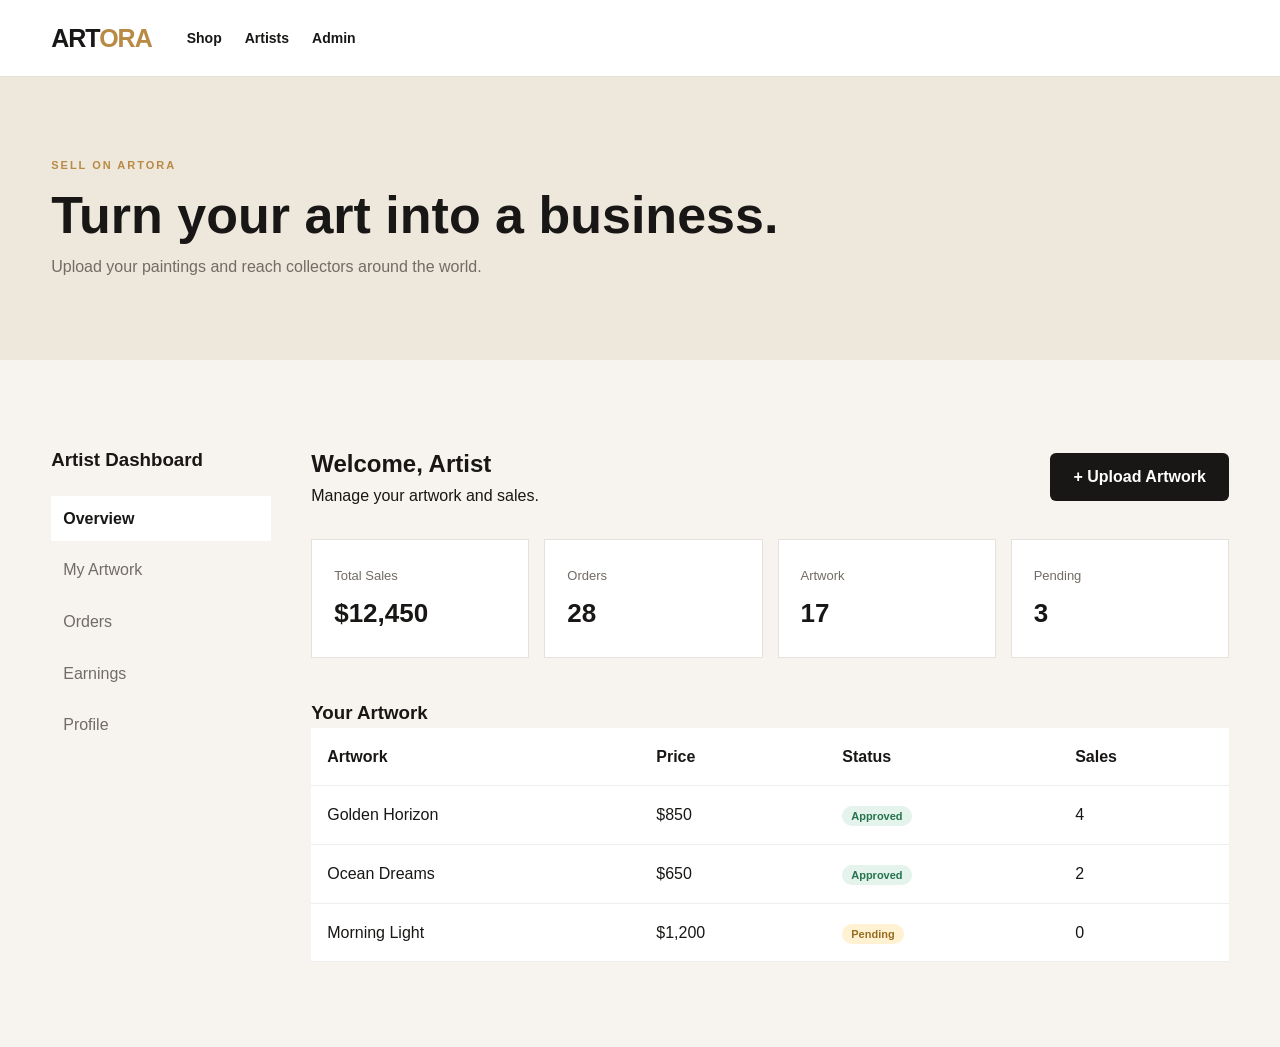
<file: ARTORA/artist.html>
<!doctype html>
<html lang="en">
  <head>
    <meta charset="UTF-8" />

    <meta name="viewport" content="width=device-width, initial-scale=1.0" />

    <title>Sell Your Art | ARTORA</title>

    <link rel="stylesheet" href="css/style.css" />
  </head>

  <body>
    <header class="header">
      <div class="container nav">
        <a href="index.html" class="logo"> ART<span>ORA</span> </a>

        <nav class="nav-links">
          <a href="shop.html"> Shop </a>

          <a href="index.html#artists"> Artists </a>

          <a href="admin.html"> Admin </a>
        </nav>
      </div>
    </header>

    <main>
      <section class="page-header">
        <div class="container">
          <span class="eyebrow"> SELL ON ARTORA </span>

          <h1>Turn your art into a business.</h1>

          <p>Upload your paintings and reach collectors around the world.</p>
        </div>
      </section>

      <section class="section">
        <div class="container dashboard-layout">
          <aside class="dashboard-sidebar">
            <h3>Artist Dashboard</h3>

            <a class="active"> Overview </a>

            <a> My Artwork </a>

            <a> Orders </a>

            <a> Earnings </a>

            <a> Profile </a>
          </aside>

          <div class="dashboard-content">
            <div class="dashboard-header">
              <div>
                <h2>Welcome, Artist</h2>

                <p class="muted">Manage your artwork and sales.</p>
              </div>

              <button class="btn btn-dark" onclick="openUpload()">
                + Upload Artwork
              </button>
            </div>

            <div class="stats-grid">
              <div class="stat-card">
                <span>Total Sales</span>

                <strong> $12,450 </strong>
              </div>

              <div class="stat-card">
                <span>Orders</span>

                <strong> 28 </strong>
              </div>

              <div class="stat-card">
                <span>Artwork</span>

                <strong> 17 </strong>
              </div>

              <div class="stat-card">
                <span>Pending</span>

                <strong> 3 </strong>
              </div>
            </div>

            <h3>Your Artwork</h3>

            <div class="table-wrapper">
              <table>
                <thead>
                  <tr>
                    <th>Artwork</th>

                    <th>Price</th>

                    <th>Status</th>

                    <th>Sales</th>
                  </tr>
                </thead>

                <tbody>
                  <tr>
                    <td>Golden Horizon</td>

                    <td>$850</td>

                    <td>
                      <span class="status approved"> Approved </span>
                    </td>

                    <td>4</td>
                  </tr>

                  <tr>
                    <td>Ocean Dreams</td>

                    <td>$650</td>

                    <td>
                      <span class="status approved"> Approved </span>
                    </td>

                    <td>2</td>
                  </tr>

                  <tr>
                    <td>Morning Light</td>

                    <td>$1,200</td>

                    <td>
                      <span class="status pending"> Pending </span>
                    </td>

                    <td>0</td>
                  </tr>
                </tbody>
              </table>
            </div>
          </div>
        </div>
      </section>
    </main>

    <!-- UPLOAD MODAL -->

    <div id="uploadModal" class="modal">
      <div class="modal-content large">
        <button class="modal-close" onclick="closeUpload()">×</button>

        <h2>Upload Artwork</h2>

        <form onsubmit="submitArtwork(event)">
          <label> Artwork Title </label>

          <input id="artTitle" required placeholder="e.g. Golden Horizon" />

          <label> Price </label>

          <input id="artPrice" type="number" required placeholder="850" />

          <label> Category </label>

          <select id="artCategory">
            <option>Abstract</option>

            <option>Portrait</option>

            <option>Landscape</option>

            <option>Modern</option>
          </select>

          <label> Medium </label>

          <input id="artMedium" placeholder="Oil on canvas" />

          <label> Description </label>

          <textarea
            id="artDescription"
            rows="5"
            placeholder="Tell collectors about your artwork..."></textarea>

          <label> Artwork Image </label>

          <input id="artImage" type="file" accept="image/*" required />

          <button class="btn btn-dark full">Submit Artwork</button>
        </form>
      </div>
    </div>

    <script src="js/app.js"></script>
  </body>
</html>
</file>
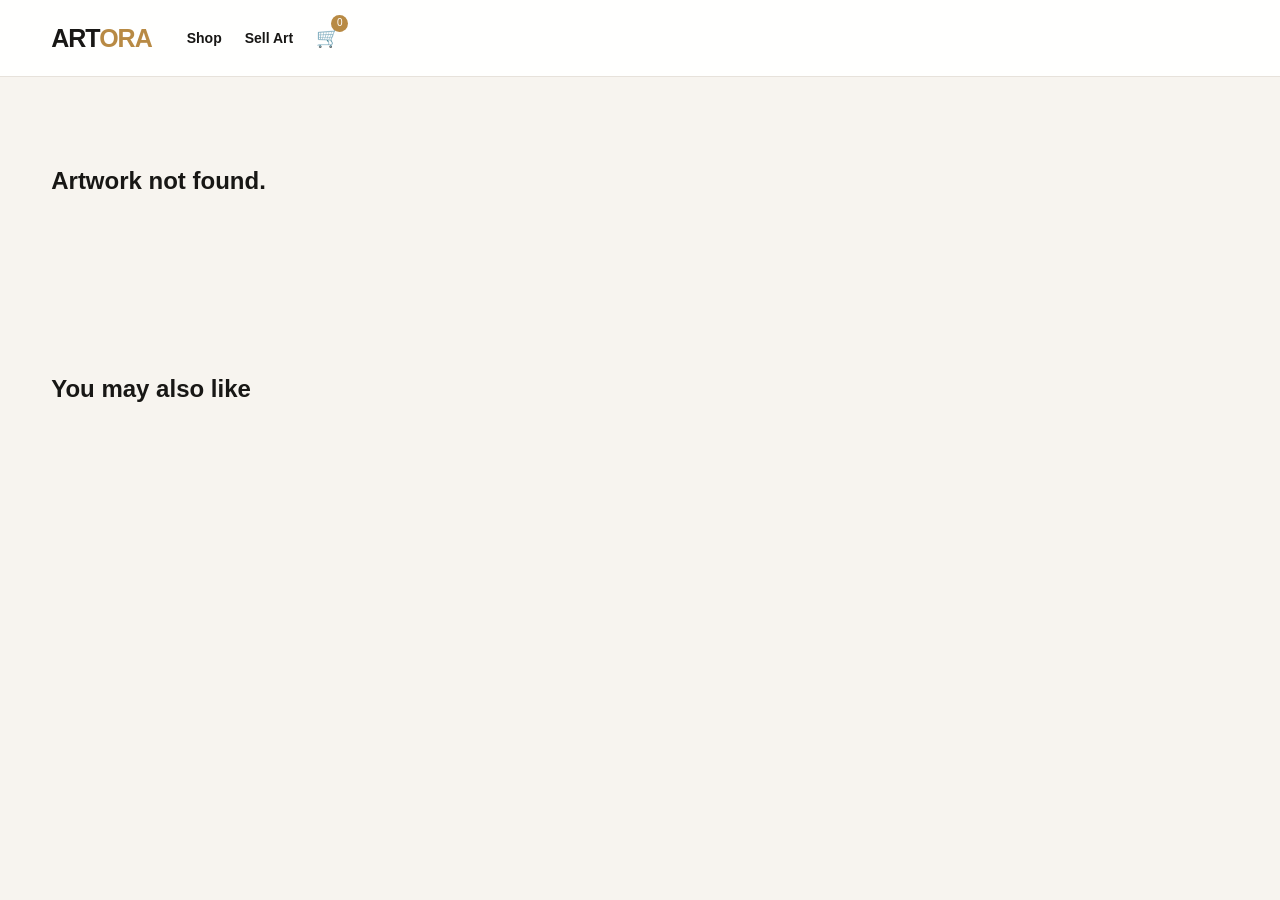
<file: ARTORA/artwork.html>
<!doctype html>
<html lang="en">
  <head>
    <meta charset="UTF-8" />

    <meta name="viewport" content="width=device-width, initial-scale=1.0" />

    <title>Artwork | ARTORA</title>

    <link rel="stylesheet" href="css/style.css" />
  </head>

  <body>
    <header class="header">
      <div class="container nav">
        <a href="index.html" class="logo"> ART<span>ORA</span> </a>

        <nav class="nav-links">
          <a href="shop.html"> Shop </a>

          <a href="artist.html"> Sell Art </a>

          <button class="icon-button" onclick="openCart()">
            🛒
            <span id="cartCount">0</span>
          </button>
        </nav>
      </div>
    </header>

    <main>
      <section class="section">
        <div id="artworkDetails" class="container artwork-detail"></div>
      </section>

      <section class="section related">
        <div class="container">
          <h2>You may also like</h2>

          <div id="relatedGrid" class="art-grid"></div>
        </div>
      </section>
    </main>

    <script src="js/app.js"></script>
  </body>
</html>
</file>
<file: ARTORA/css/style.css>
:root {
  --black: #181715;
  --dark: #25221e;
  --cream: #f7f4ef;
  --white: #ffffff;
  --gold: #b88a44;
  --gray: #716c65;
  --light-gray: #e7e2db;
  --green: #26734d;
  --red: #a33d3d;
}

* {
  box-sizing: border-box;
  margin: 0;
  padding: 0;
}

html {
  scroll-behavior: smooth;
}

body {
  font-family:
    Inter,
    -apple-system,
    BlinkMacSystemFont,
    "Segoe UI",
    sans-serif;

  background: var(--cream);

  color: var(--black);

  line-height: 1.6;
}

img {
  max-width: 100%;
  display: block;
}

a {
  color: inherit;
  text-decoration: none;
}

button,
input,
select,
textarea {
  font: inherit;
}

button {
  cursor: pointer;
}

.container {
  width: min(1180px, 92%);

  margin: auto;
}

/* HEADER */

.header {
  background: rgba(255, 255, 255, 0.96);

  border-bottom: 1px solid var(--light-gray);

  position: sticky;

  top: 0;

  z-index: 100;
}

.nav {
  min-height: 76px;

  display: flex;

  align-items: center;

  gap: 35px;
}

.logo {
  font-size: 25px;

  font-weight: 900;

  letter-spacing: -1px;
}

.logo span {
  color: var(--gold);
}

.search-box {
  flex: 1;

  max-width: 460px;

  display: flex;

  border: 1px solid #d7d2cb;

  border-radius: 7px;

  overflow: hidden;

  background: white;
}

.search-box input {
  width: 100%;

  border: 0;

  outline: 0;

  padding: 12px 15px;
}

.search-box button {
  border: 0;

  background: white;

  padding: 0 17px;
}

.nav-links {
  display: flex;

  align-items: center;

  gap: 23px;

  white-space: nowrap;
}

.nav-links a {
  font-size: 14px;

  font-weight: 600;
}

.login-button {
  border: 1px solid var(--black);

  background: transparent;

  border-radius: 5px;

  padding: 9px 16px;
}

.icon-button {
  border: 0;

  background: transparent;

  position: relative;

  font-size: 19px;
}

#cartCount {
  position: absolute;

  right: -8px;

  top: -8px;

  background: var(--gold);

  color: white;

  font-size: 10px;

  width: 17px;

  height: 17px;

  display: flex;

  align-items: center;

  justify-content: center;

  border-radius: 50%;
}

.mobile-menu {
  display: none;
  border: 0;
  background: transparent;
  font-size: 25px;
}

.mobile-nav {
  display: none;
}

/* HERO */

.hero {
  min-height: 650px;

  display: flex;

  align-items: center;

  background: linear-gradient(110deg, #eee7dc 0%, #f8f4ed 55%, #e8ded0 100%);
}

.hero-content {
  display: grid;

  grid-template-columns: 1fr 1fr;

  gap: 70px;

  align-items: center;
}

.eyebrow {
  display: block;

  font-size: 11px;

  letter-spacing: 2px;

  font-weight: 800;

  color: var(--gold);

  margin-bottom: 13px;
}

.hero h1 {
  font-size: clamp(45px, 6vw, 75px);

  line-height: 1;

  letter-spacing: -3px;

  margin-bottom: 25px;
}

.hero h1 em {
  font-family: Georgia, serif;

  font-weight: 400;
}

.hero p {
  color: var(--gray);

  font-size: 18px;

  max-width: 570px;

  margin-bottom: 30px;
}

.hero-buttons {
  display: flex;

  gap: 12px;
}

.btn {
  display: inline-flex;

  justify-content: center;

  align-items: center;

  min-height: 48px;

  padding: 0 22px;

  border-radius: 6px;

  border: 1px solid transparent;

  font-weight: 700;
}

.btn-dark {
  background: var(--black);

  color: white;
}

.btn-outline {
  border-color: var(--black);
}

.btn-light {
  background: white;

  color: var(--black);
}

.hero-image {
  position: relative;
}

.hero-card img {
  width: 100%;

  height: 520px;

  object-fit: cover;

  border-radius: 3px;
}

.floating-card {
  position: absolute;

  bottom: -25px;

  left: -35px;

  background: white;

  padding: 20px 25px;

  box-shadow: 0 15px 45px rgba(0, 0, 0, 0.13);
}

.floating-card span,
.floating-card small {
  display: block;

  color: var(--gray);
}

.floating-card strong {
  display: block;

  font-size: 19px;
}

/* SECTIONS */

.section {
  padding: 85px 0;
}

.section-heading {
  display: flex;

  justify-content: space-between;

  align-items: end;

  margin-bottom: 35px;
}

.section-heading h2 {
  font-size: 38px;

  letter-spacing: -1px;
}

.view-link {
  font-weight: 700;

  font-size: 14px;
}

/* CATEGORY */

.category-grid {
  display: grid;

  grid-template-columns: repeat(4, 1fr);

  gap: 18px;
}

.category-card {
  height: 310px;

  position: relative;

  overflow: hidden;

  border-radius: 4px;
}

.category-card img {
  width: 100%;

  height: 100%;

  object-fit: cover;

  transition: transform 0.4s;
}

.category-card:hover img {
  transform: scale(1.06);
}

.category-card:after {
  content: "";

  position: absolute;

  inset: 0;

  background: linear-gradient(transparent 40%, rgba(0, 0, 0, 0.75));
}

.category-card div {
  position: absolute;

  z-index: 2;

  bottom: 22px;

  left: 22px;

  color: white;
}

.category-card h3 {
  font-size: 24px;
}

.category-card span {
  font-size: 13px;
}

/* ART GRID */

.art-grid {
  display: grid;

  grid-template-columns: repeat(4, 1fr);

  gap: 22px;
}

.art-card {
  background: white;

  border-radius: 6px;

  overflow: hidden;

  transition:
    transform 0.2s,
    box-shadow 0.2s;
}

.art-card:hover {
  transform: translateY(-4px);

  box-shadow: 0 12px 30px rgba(0, 0, 0, 0.09);
}

.art-image {
  height: 300px;

  overflow: hidden;

  position: relative;
}

.art-image img {
  width: 100%;

  height: 100%;

  object-fit: cover;
}

.favorite {
  position: absolute;

  right: 12px;

  top: 12px;

  width: 38px;

  height: 38px;

  border-radius: 50%;

  border: 0;

  background: white;

  font-size: 18px;
}

.art-info {
  padding: 17px;
}

.art-info h3 {
  font-size: 17px;

  margin-bottom: 3px;
}

.artist-name {
  color: var(--gray);

  font-size: 13px;
}

.art-bottom {
  display: flex;

  justify-content: space-between;

  align-items: center;

  margin-top: 13px;
}

.price {
  font-weight: 800;
}

.add-cart {
  border: 0;

  background: var(--black);

  color: white;

  border-radius: 4px;

  padding: 7px 10px;

  font-size: 12px;
}

/* ARTISTS */

.artists-section {
  background: white;
}

.artist-grid {
  display: grid;

  grid-template-columns: repeat(3, 1fr);

  gap: 25px;
}

.artist-card {
  text-align: center;

  padding: 35px;

  border: 1px solid var(--light-gray);
}

.artist-avatar {
  width: 105px;

  height: 105px;

  border-radius: 50%;

  overflow: hidden;

  margin: 0 auto 15px;
}

.artist-avatar img {
  width: 100%;

  height: 100%;

  object-fit: cover;
}

.artist-card p {
  color: var(--gray);

  font-size: 14px;

  margin-bottom: 12px;
}

.text-button {
  font-size: 13px;

  font-weight: 700;
}

/* CTA */

.artist-cta {
  background: var(--black);

  color: white;

  padding: 80px 0;
}

.artist-cta-content {
  display: flex;

  justify-content: space-between;

  align-items: center;

  gap: 40px;
}

.artist-cta h2 {
  font-size: 48px;

  line-height: 1.05;

  max-width: 650px;
}

.artist-cta p {
  color: #bbb;

  max-width: 600px;

  margin-top: 15px;
}

/* FOOTER */

.footer {
  background: #111;

  color: white;

  padding-top: 70px;
}

.footer-grid {
  display: grid;

  grid-template-columns: 2fr 1fr 1fr 1fr;

  gap: 40px;

  padding-bottom: 60px;
}

.footer p {
  color: #999;

  max-width: 320px;

  margin-top: 15px;
}

.footer h4 {
  margin-bottom: 15px;
}

.footer-grid a:not(.logo) {
  display: block;

  color: #999;

  font-size: 14px;

  margin: 8px 0;
}

.footer-bottom {
  border-top: 1px solid #292929;

  padding: 20px;

  text-align: center;

  color: #777;

  font-size: 13px;
}

/* MODAL */

.modal {
  position: fixed;

  inset: 0;

  background: rgba(0, 0, 0, 0.55);

  z-index: 500;

  display: none;

  align-items: center;

  justify-content: center;

  padding: 20px;
}

.modal.active {
  display: flex;
}

.modal-content {
  background: white;

  width: min(440px, 100%);

  padding: 35px;

  border-radius: 8px;

  position: relative;
}

.modal-content.large {
  width: min(650px, 100%);
}

.modal-close {
  position: absolute;

  right: 17px;

  top: 13px;

  border: 0;

  background: transparent;

  font-size: 28px;
}

.modal-content h2 {
  font-size: 30px;

  margin-bottom: 5px;
}

.modal-content form {
  margin-top: 25px;
}

.modal-content label {
  display: block;

  font-size: 13px;

  font-weight: 700;

  margin-bottom: 5px;
}

.modal-content input,
.modal-content select,
.modal-content textarea {
  width: 100%;

  border: 1px solid #ccc;

  padding: 12px;

  border-radius: 5px;

  margin-bottom: 18px;

  outline: none;
}

.full {
  width: 100%;
}

.modal-switch {
  text-align: center;

  margin-top: 20px;

  font-size: 13px;
}

.modal-switch a {
  color: var(--gold);

  font-weight: 700;
}

/* CART */

.overlay {
  position: fixed;

  inset: 0;

  background: rgba(0, 0, 0, 0.4);

  z-index: 300;

  display: none;
}

.overlay.active {
  display: block;
}

.cart-drawer {
  position: fixed;

  right: -440px;

  top: 0;

  bottom: 0;

  width: min(430px, 100%);

  background: white;

  z-index: 400;

  transition: right 0.3s;

  display: flex;

  flex-direction: column;
}

.cart-drawer.active {
  right: 0;
}

.cart-header {
  display: flex;

  justify-content: space-between;

  padding: 25px;

  border-bottom: 1px solid #ddd;
}

.cart-header button {
  border: 0;

  background: transparent;

  font-size: 25px;
}

#cartItems {
  flex: 1;

  overflow: auto;

  padding: 20px;
}

.cart-item {
  display: grid;

  grid-template-columns: 70px 1fr auto;

  gap: 12px;

  align-items: center;

  margin-bottom: 20px;
}

.cart-item img {
  width: 70px;

  height: 70px;

  object-fit: cover;
}

.cart-item h4 {
  font-size: 14px;
}

.cart-item p {
  font-size: 13px;

  color: var(--gray);
}

.remove-item {
  border: 0;

  background: transparent;

  color: var(--red);
}

.cart-footer {
  padding: 22px;

  border-top: 1px solid #ddd;
}

.cart-total {
  display: flex;

  justify-content: space-between;

  margin-bottom: 18px;

  font-size: 18px;
}

/* PAGE HEADER */

.page-header {
  padding: 80px 0;

  background: #eee7dc;
}

.page-header h1 {
  font-size: 52px;

  line-height: 1.05;

  margin-bottom: 12px;
}

.page-header p {
  color: var(--gray);
}

/* SHOP */

.shop-layout {
  display: grid;

  grid-template-columns: 220px 1fr;

  gap: 45px;
}

.filters {
  display: flex;

  flex-direction: column;

  gap: 10px;
}

.filters h3 {
  margin-bottom: 10px;
}

.filters label {
  font-size: 13px;

  font-weight: 700;

  margin-top: 15px;
}

.filters select {
  padding: 10px;

  border: 1px solid #ccc;

  background: white;
}

.filters input[type="range"] {
  width: 100%;
}

.range-value {
  color: var(--gray);

  font-size: 13px;
}

/* ARTWORK */

.artwork-detail {
  display: grid;

  grid-template-columns: 1.15fr 1fr;

  gap: 60px;

  align-items: start;
}

.artwork-main-image {
  width: 100%;

  max-height: 700px;

  object-fit: contain;

  background: #eee;
}

.artwork-info {
  padding-top: 15px;
}

.artwork-info h1 {
  font-size: 48px;

  line-height: 1.05;
}

.artwork-info .artist-name {
  font-size: 16px;

  margin: 10px 0 25px;
}

.artwork-price {
  font-size: 28px;

  font-weight: 800;

  margin-bottom: 25px;
}

.artwork-description {
  color: var(--gray);

  margin-bottom: 25px;
}

.artwork-meta {
  border-top: 1px solid #ddd;

  border-bottom: 1px solid #ddd;

  padding: 20px 0;

  margin-bottom: 25px;
}

.artwork-meta div {
  display: flex;

  justify-content: space-between;

  margin: 7px 0;
}

/* DASHBOARD */

.dashboard-layout {
  display: grid;

  grid-template-columns: 220px 1fr;

  gap: 40px;
}

.dashboard-sidebar {
  display: flex;

  flex-direction: column;

  gap: 6px;
}

.dashboard-sidebar h3 {
  margin-bottom: 15px;
}

.dashboard-sidebar a {
  padding: 10px 12px;

  color: var(--gray);

  cursor: pointer;
}

.dashboard-sidebar a.active {
  background: white;

  color: var(--black);

  font-weight: 700;
}

.dashboard-header {
  display: flex;

  justify-content: space-between;

  align-items: center;

  margin-bottom: 30px;
}

.stats-grid {
  display: grid;

  grid-template-columns: repeat(4, 1fr);

  gap: 15px;

  margin-bottom: 40px;
}

.stat-card {
  background: white;

  padding: 22px;

  border: 1px solid #e5e1dc;
}

.stat-card span {
  color: var(--gray);

  font-size: 13px;
}

.stat-card strong {
  display: block;

  font-size: 26px;

  margin-top: 6px;
}

.table-wrapper {
  overflow-x: auto;
}

table {
  width: 100%;

  border-collapse: collapse;

  background: white;
}

th,
td {
  padding: 16px;

  border-bottom: 1px solid #eee;

  text-align: left;
}

.status {
  padding: 4px 9px;

  border-radius: 20px;

  font-size: 11px;

  font-weight: 700;
}

.status.approved {
  color: var(--green);

  background: #e4f3eb;
}

.status.pending {
  color: #976e22;

  background: #fff2d3;
}

/* ADMIN */

.admin-grid {
  display: grid;

  grid-template-columns: 1.3fr 1fr;

  gap: 25px;
}

.admin-panel {
  background: white;

  padding: 25px;

  border: 1px solid #e5e1dc;
}

.panel-heading {
  display: flex;

  justify-content: space-between;

  margin-bottom: 20px;
}

.approval-item {
  display: grid;

  grid-template-columns: 65px 1fr auto;

  gap: 15px;

  align-items: center;

  padding: 15px 0;

  border-bottom: 1px solid #eee;
}

.approval-item img {
  width: 65px;

  height: 65px;

  object-fit: cover;
}

.approval-item h4 {
  font-size: 14px;
}

.approval-item p {
  color: var(--gray);

  font-size: 12px;
}

.approve,
.reject {
  border: 0;

  padding: 7px 10px;

  border-radius: 4px;

  font-size: 12px;
}

.approve {
  background: #e4f3eb;

  color: var(--green);
}

.reject {
  background: #f9e4e4;

  color: var(--red);
}

.commission-setting {
  display: flex;

  gap: 10px;

  align-items: center;
}

.commission-setting label {
  flex: 1;
}

.commission-input {
  display: flex;

  border: 1px solid #ccc;
}

.commission-input input {
  width: 70px;

  padding: 9px;

  border: 0;
}

.commission-input span {
  padding: 9px;
}

.commission-info {
  margin-top: 25px;

  background: var(--cream);

  padding: 20px;
}

/* MOBILE */

@media (max-width: 900px) {
  .nav-links {
    display: none;
  }

  .mobile-menu {
    display: block;
    margin-left: auto;
  }

  .mobile-nav.active {
    display: flex;
    flex-direction: column;
    padding: 20px 4%;
    gap: 15px;
    background: white;
    border-top: 1px solid #eee;
  }

  .hero-content {
    grid-template-columns: 1fr;
  }

  .hero-image {
    margin-top: 20px;
  }

  .category-grid {
    grid-template-columns: repeat(2, 1fr);
  }

  .art-grid {
    grid-template-columns: repeat(2, 1fr);
  }

  .artist-cta-content {
    flex-direction: column;
    align-items: flex-start;
  }

  .footer-grid {
    grid-template-columns: repeat(2, 1fr);
  }

  .dashboard-layout {
    grid-template-columns: 1fr;
  }

  .stats-grid {
    grid-template-columns: repeat(2, 1fr);
  }

  .admin-grid {
    grid-template-columns: 1fr;
  }
}

@media (max-width: 600px) {
  .search-box {
    display: none;
  }

  .hero {
    min-height: auto;
    padding: 70px 0;
  }

  .hero h1 {
    font-size: 47px;
  }

  .hero-card img {
    height: 390px;
  }

  .floating-card {
    left: 15px;
  }

  .section {
    padding: 55px 0;
  }

  .section-heading {
    align-items: flex-start;
    flex-direction: column;
    gap: 10px;
  }

  .category-grid,
  .art-grid,
  .artist-grid {
    grid-template-columns: 1fr;
  }

  .category-card {
    height: 270px;
  }

  .art-image {
    height: 350px;
  }

  .artist-cta h2 {
    font-size: 38px;
  }

  .footer-grid {
    grid-template-columns: 1fr;
  }

  .shop-layout {
    grid-template-columns: 1fr;
  }

  .artwork-detail {
    grid-template-columns: 1fr;
  }

  .artwork-info h1 {
    font-size: 38px;
  }

  .stats-grid {
    grid-template-columns: 1fr;
  }

  .dashboard-header {
    align-items: flex-start;
    flex-direction: column;
    gap: 15px;
  }

  .approval-item {
    grid-template-columns: 55px 1fr;
  }

  .approval-buttons {
    grid-column: 1 / -1;
  }
}
</file>
